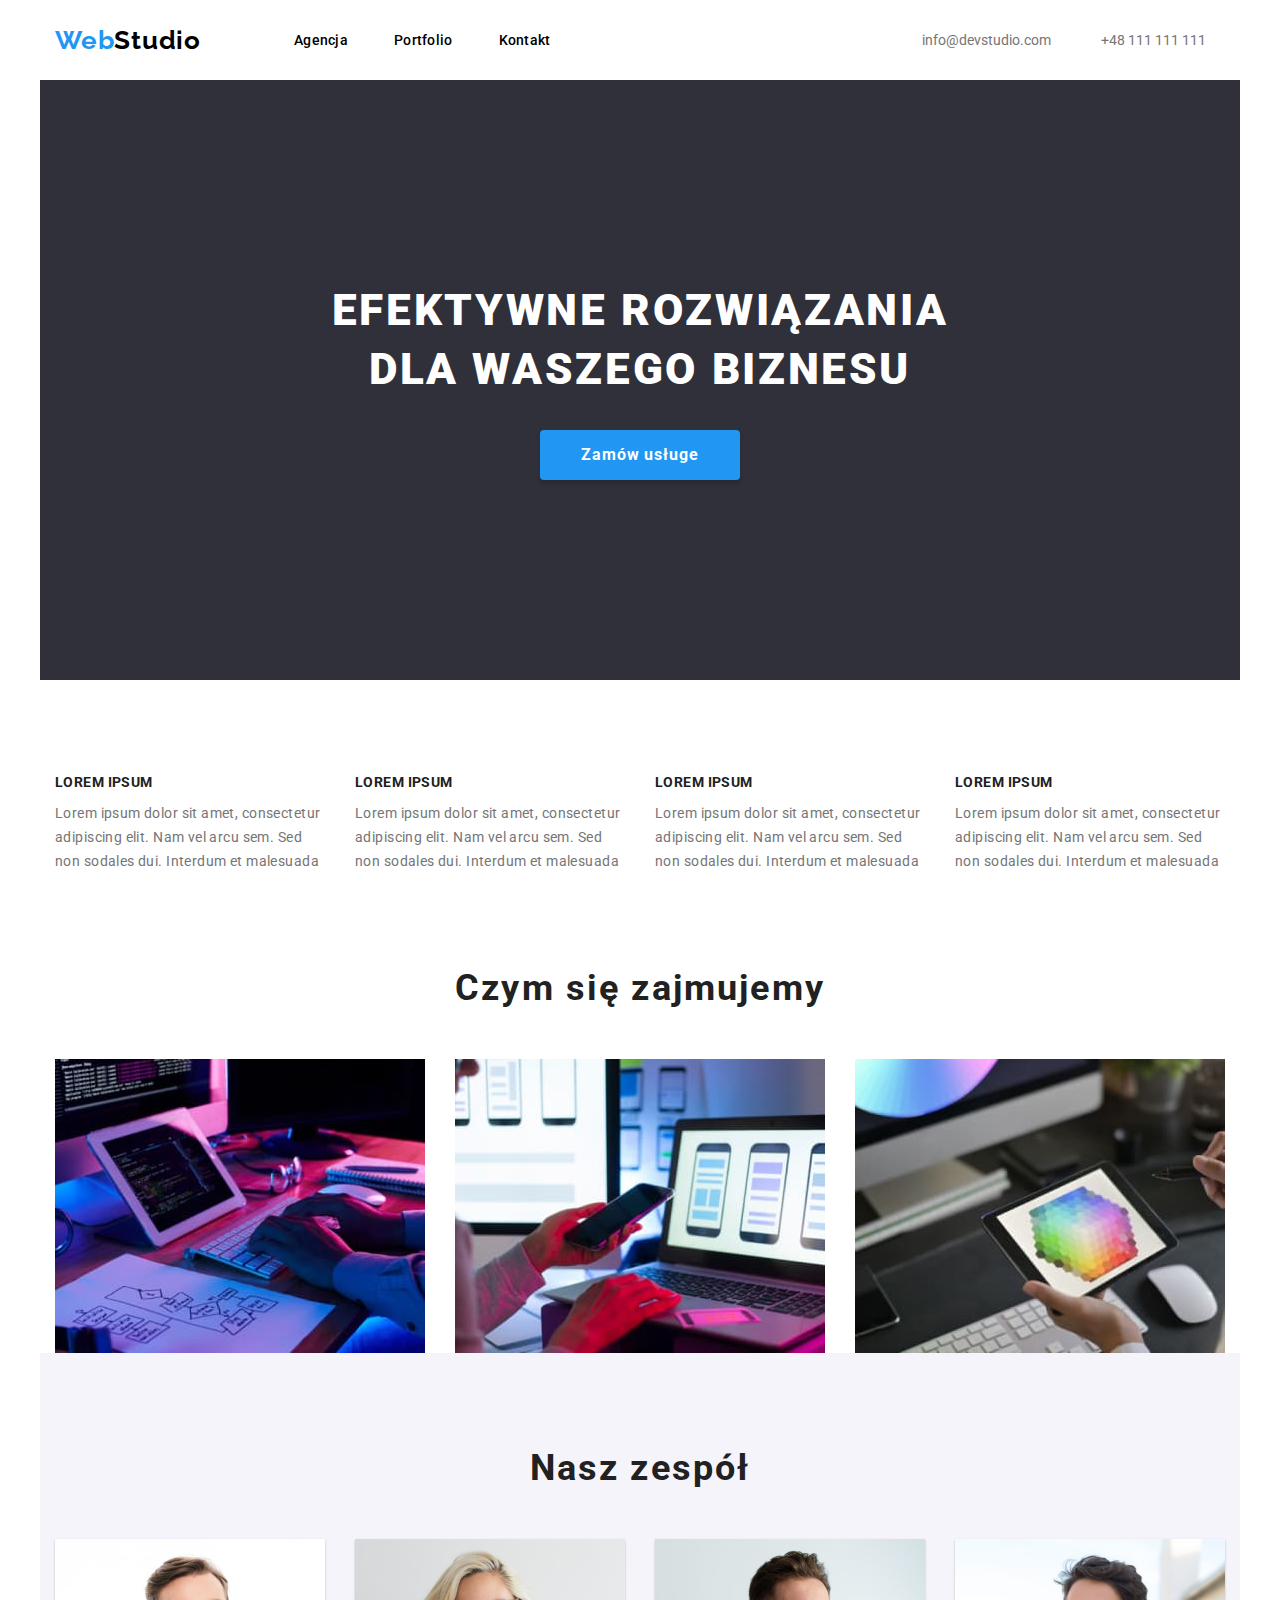
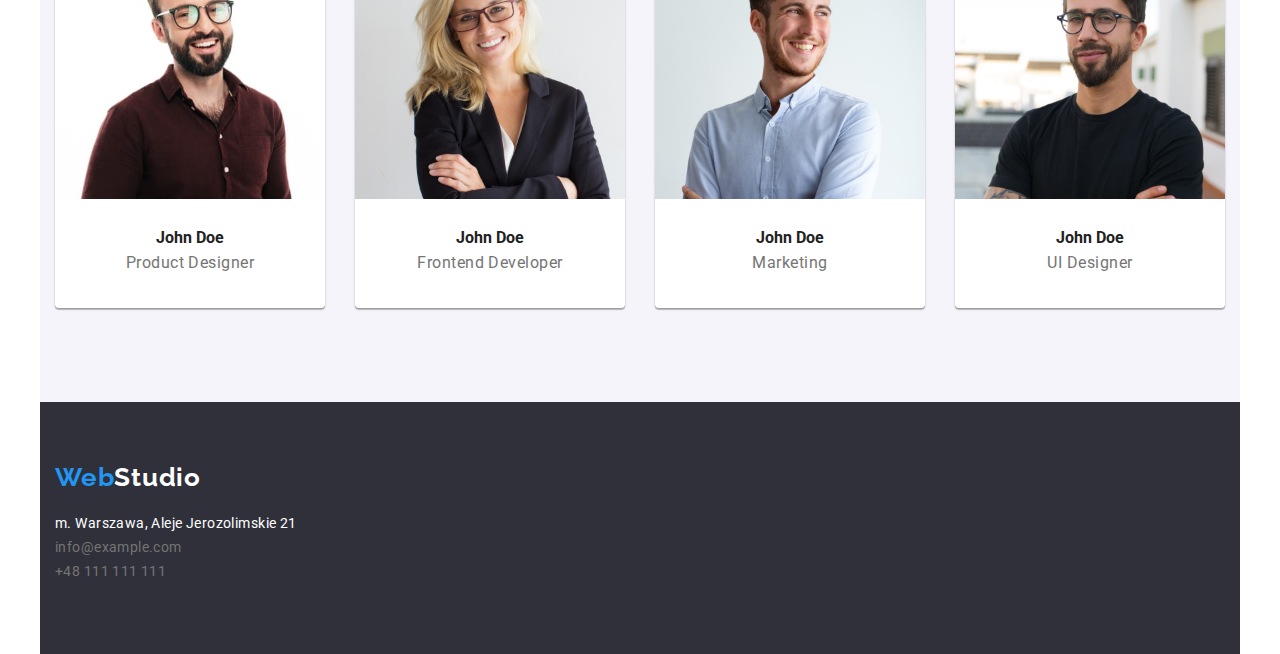
<file: index.html>
<!DOCTYPE html>
<html lang="pl">

<head>
    <meta charset="UTF-8">
    <meta http-equiv="X-UA-Compatible" content="IE=edge">
    <meta name="viewport" content="width=device=width, inicial-scale=1.0">
    <link rel="stylesheet" href="https://cdnjs.cloudflare.com/ajax/libs/modern-normalize/1.0.0/modern-normalize.min.css" />
    <link rel="stylesheet" href="css/styles.css">
    <link rel="preconnect" href="https://fonts.googleapis.com">
    <link rel="preconnect" href="https://fonts.gstatic.com" crossorigin>
    <link href="https://fonts.googleapis.com/css2?family=Raleway:wght@700&family=Roboto:wght@400;500;700;900&display=swap"
        rel="stylesheet">
    <title>Studio</title>
</head>

<body>
    <header>
        <div class="container">
            <a class="logo" href="index.html"><span class="logo-accent">Web</span>Studio</a>
            <nav class="navigation">
                <ul class="list">
                    <li class="list-nav-item"><a class="link box" href="index.html">Agencja</a></li>
                    <li class="list-nav-item"><a class="link box" href="portfolio.html">Portfolio</a></li>
                    <li class="list-nav-item"><a class="link box" href="/contact">Kontakt</a></li>
                </ul>
            </nav>
                <a class="link-contact" href="mailto:info@devstudio.com"> info@devstudio.com</a>
                <a class="link-contact" href="tel:+48111111111">+48 111 111 111</a> 
        </div>
    </header>
    <main>
        <section class="title-section container">
            <h1 class="title">EFEKTYWNE ROZWIĄZANIA DLA WASZEGO BIZNESU</h1>
            <button class="title-button" type="button">Zamów usługe</button>
        </section>
        <section class="atuty"> 
            <div class="container">
            <!--Nasze atuty-->
        <ul class="list">
            <li class="list-item-atuty">
                <h6>LOREM IPSUM</h6>
                <p class="text">Lorem ipsum dolor sit amet, consectetur adipiscing elit. Nam vel arcu sem. Sed non sodales dui. Interdum et malesuada</p>
            </li>
            <li class="list-item-atuty">
                <h6>LOREM IPSUM</h6>
                <p class="text">Lorem ipsum dolor sit amet, consectetur adipiscing elit. Nam vel arcu sem. Sed non sodales dui. Interdum et malesuada</p>
            </li>
            <li class="list-item-atuty">
                <h6>LOREM IPSUM</h6>
                <p class="text">Lorem ipsum dolor sit amet, consectetur adipiscing elit. Nam vel arcu sem. Sed non sodales dui. Interdum et malesuada</p>
            </li>
            <li class="list-item-atuty">
                <h6>LOREM IPSUM</h6>
                <p class="text">Lorem ipsum dolor sit amet, consectetur adipiscing elit. Nam vel arcu sem. Sed non sodales dui. Interdum et malesuada</p>
            </li>
        </ul>
        </div>
        </section>
        <section class="container">
            <h2>Czym się zajmujemy</h2>
            <ul class="list">
                <li>
                <img src="images/close-up-image-programer-working-his-desk-office.jpg"
                alt="programer working his desk office"
                width="370"
                height="294">
                </li>
                <li>
                <img src="images/web-ui-designers-are-developing-application-smartphones-team-creators-is-working-interface-mobile-phones.jpg" 
                alt="smartphones team creators is working interface mobile phones"
                width="370"
                height="294">
                </li>
                <li>
                <img src="images/creative-artist-web-design-with-working-colour-selection-graphic-tablet.jpg"
                alt="creative artist web design with working colour selection graphic tablet" 
                width="370"
                height="294">
                </li>
            </ul>
        </section>
        <section class="team">
            <div class="container">
            <h2>Nasz zespół</h2>
                <ul class="list">
                    <li class="list-item-team">
                        <figure class="team-card">
                        <img src="images/4853.jpg" alt="Product Designer"
                        width="270"
                        height="260">
                        <figcaption>
                            <h4>John Doe</h4>
                            <p class="accent-card">Product Designer</p>
                        </figcaption>
                        </figure> 
                    </li>
                    <li class="list-item-team">
                        <figure class="team-card">
                        <img src="images/5844.jpg"
                        alt="Frontend Developer" 
                        width="270"
                        height="260">
                        <figcaption>
                            <h4>John Doe</h4>
                            <p class="accent-card">Frontend Developer</p>
                        </figcaption>
                        </figure>
                    </li>
                    <li class="list-item-team">
                        <figure class="team-card">
                        <img src="images/16166.jpg"
                        alt="Marketing" 
                        width="270"
                        height="260">
                        <figcaption>
                            <h4>John Doe</h4>
                            <p class="accent-card">Marketing</p>
                        </figcaption>
                        </figure>
                    </li>
                    <li class="list-item-team">        
                        <figure class="team-card">
                        <img src="images/2968.jpg" 
                        alt="UI Designer" 
                        width="270"
                        height="260">
                        <figcaption>
                            <h4>John Doe</h4>
                            <p class="accent-card">UI Designer</p>
                        </figcaption>
                        </figure>
                    </li>
                </ul>
                </div>
        </section>
    </main>
    <footer class="footer">
        <div class="container">
        <a class="logo" href="/"><span class="logo-accent">Web</span><span class="logo-accent-footer">Studio</span></a>
            <div class="footer-adress">
                <address class="address">m. Warszawa, Aleje Jerozolimskie 21</address>
                <address class="address">
                    <a class="link-contact" href="mailto:info@example.com"> info@example.com</a></address>
                <address class="address">
                    <a class="link-contact" href="tel:+48111111111">+48 111 111 111</a></address>
        </div>
            </div>
        </footer>
</body>

</html>
</file>
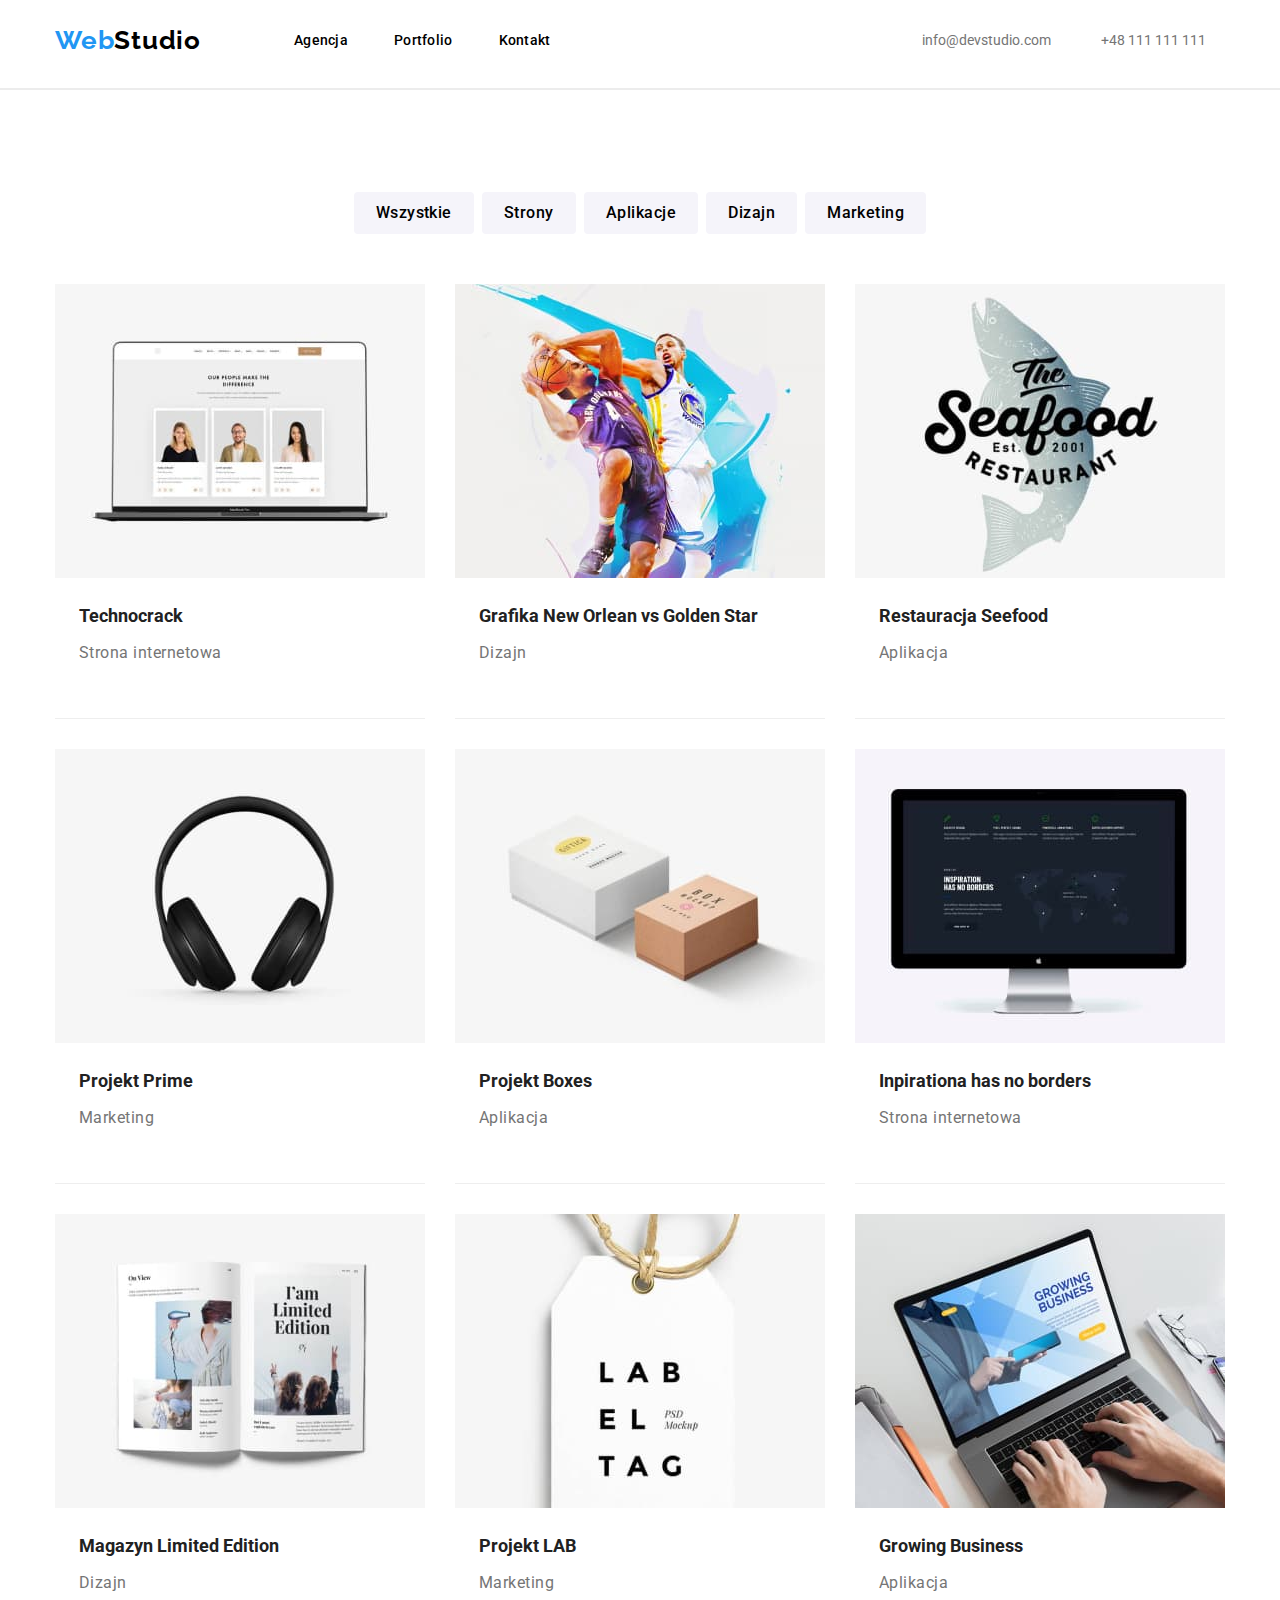
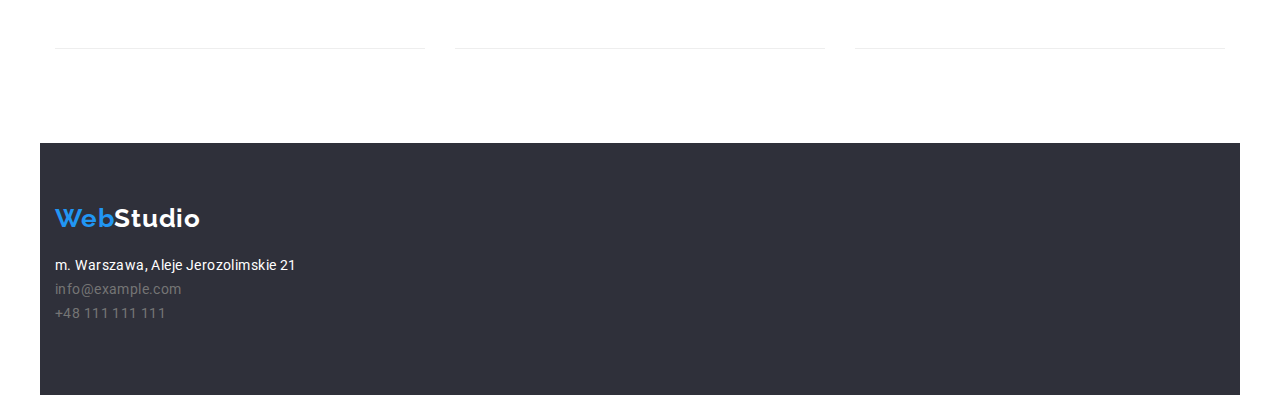
<file: portfolio.html>
<!DOCTYPE html>
<html lang="pl">
<head>
    <meta charset="UTF-8">
    <meta http-equiv="X-UA-Compatible" content="IE=edge">
    <meta name="viewport" content="width=device-width, initial-scale=1.0">
    <link rel="stylesheet" href="https://cdnjs.cloudflare.com/ajax/libs/modern-normalize/1.0.0/modern-normalize.min.css" />
    <link rel="stylesheet" href="css/styles.css">
    <link rel="preconnect" href="https://fonts.googleapis.com">
    <link rel="preconnect" href="https://fonts.gstatic.com" crossorigin>
    <link href="https://fonts.googleapis.com/css2?family=Raleway:wght@700&family=Roboto:wght@400;500;700;900&display=swap"
        rel="stylesheet">
    <title>Portfolio</title>
</head>
<body>
    <header>
        <div class="container">
            <a class="logo" href="index.html"><span class="logo-accent">Web</span>Studio</a>
            <nav class="navigation">
                <ul class="list">
                    <li class="list-nav-item"><a class="link" href="index.html">Agencja</a></li>
                    <li class="list-nav-item"><a class="link" href="portfolio.html">Portfolio</a></li>
                    <li class="list-nav-item"><a class="link" href="/contact">Kontakt</a></li>
                </ul>
            </nav>
                <a class="link-contact" href="mailto:info@devstudio.com"> info@devstudio.com</a>
                <a class="link-contact" href="tel:+48111111111">+48 111 111 111</a>
                
        </div>
        <hr class="line"></hr>
    </header>
    <main>
        <section class="portfolio-list-button">
            <div class="container">
                <ul class="list portfolio-list-button">
                    <li class="porfolio-list-item"><button class="button-portfolio" type="button">Wszystkie</button></li>
                    <li class="porfolio-list-item"><button class="button-portfolio" type="button">Strony</button></li>
                    <li class="porfolio-list-item"><button class="button-portfolio" type="button">Aplikacje</button></li>
                    <li class="porfolio-list-item"><button class="button-portfolio" type="button">Dizajn</button></li>
                    <li class="porfolio-list-item"><button class="button-portfolio" type="button">Marketing</button></li>
                </ul>
            </div>
        </section>
        <section>
            <div class="container">
            <ul class="list portfolio-list-card">
                <li class="portfolio-card-item">    
                    <figure class="portfolio-card">
                        <img src="images/technocrack.jpg" alt="Technocrack" width="370px" height="294">
                        <figcaption class="figcaption-portfolio">
                            <h3>Technocrack</h3>
                            <p class="accent-card">Strona internetowa</p>
                        </figcaption>
                    </figure>
                </li>
                <li class="portfolio-card-item">
                     <figure class="portfolio-card">
                        <img src="images/new-orlean-vs-golden-star.jpg" alt="New Orlean vs Golden Star" width="370" height="294">
                        <figcaption class="figcaption-portfolio">
                            <h3>Grafika New Orlean vs Golden Star</h3>
                            <p class="accent-card">Dizajn</p>
                        </figcaption>
                    </figure>
                </li>
                <li class="portfolio-card-item">
                     <figure class="portfolio-card">
                        <img src="images/restauracja-seefood.jpg" alt="Restauracja Seefood" width="370" height="294">
                        <figcaption class="figcaption-portfolio">
                            <h3>Restauracja Seefood</h3>
                            <p class="accent-card">Aplikacja</p>
                        </figcaption>
                     </figure>
                </li>
                <li class="portfolio-card-item">
                    <figure class="portfolio-card">
                        <img src="images/projekt-prime.jpg" alt="Projekt Prime" width="370" height="294">
                        <figcaption class="figcaption-portfolio">
                            <h3>Projekt Prime</h3>
                            <p class="accent-card">Marketing</p>
                        </figcaption>
                    </figure>
                </li>
                <li class="portfolio-card-item">
                    <figure class="portfolio-card">
                        <img src="images/projekt-boxes.jpg" alt="Projekt boxes" width="370" height="294">
                        <figcaption class="figcaption-portfolio">
                            <h3>Projekt Boxes</h3>
                            <p class="accent-card">Aplikacja</p>
                        </figcaption>
                    </figure>
                </li>
                <li class="portfolio-card-item">
                    <figure class="portfolio-card">
                        <img src="images/Inspiration-has-no-Borders.jpg" alt="Inspiration has no borders" width="370" height="294">
                        <figcaption class="figcaption-portfolio">
                            <h3>Inpirationa has no borders</h3>
                            <p class="accent-card">Strona internetowa</p>
                        </figcaption>
                    </figure>
                </li>
                <li class="portfolio-card-item">
                    <figure class="portfolio-card">
                        <img src="images/Magazyn-Limited-Edition.jpg" alt="Magazyn Limited Edition" width="370" height="294">
                        <figcaption class="figcaption-portfolio">
                            <h3>Magazyn Limited Edition</h3>
                            <p class="accent-card">Dizajn</p>
                        </figcaption>
                    </figure>
                </li>
                <li class="portfolio-card-item">
                    <figure class="portfolio-card">
                        <img src="images/Projekt-LAB.jpg" alt="Projekt LAB" width="370" height="294">
                        <figcaption class="figcaption-portfolio">
                            <h3>Projekt LAB</h3>
                            <p class="accent-card"></span>Marketing</p>
                        </figcaption>
                    </figure>
                </li>
                <li class="portfolio-card-item">
                    <figure class="portfolio-card">
                        <img src="images/Growing-Business.jpg" alt="Growing Business" width="370" height="294">
                        <figcaption class="figcaption-portfolio">
                            <h3>Growing Business</h3>
                            <p class="accent-card">Aplikacja</p>
                        </figcaption>
                    </figure>
                </li>

            </ul>
            </div>
        </section>
    </main>
    <footer class="footer">
        <div class="container">
        <a class="logo" href="/"><span class="logo-accent">Web</span><span class="logo-accent-footer">Studio</span></a>
        <address class="address">m. Warszawa, Aleje Jerozolimskie 21</address>
        <address class="address">
            <a class="link-contact" href="mailto:info@example.com"> info@example.com</a>
        </address>
        <address class="address">
            <a class="link-contact" href="tel:+48111111111">+48 111 111 111</a>
        </address>
        </div>
    </footer>
</body>
</html>
</file>
<file: css/styles.css>
body {
        font-family: 'Roboto', 'Raleway', sans-serif;
        color:var(--main-color);
    }

    :root {
        --main-color: #212121;
        --logo-color: #2196F3;
        --link-color: #757575;
        --bg-color: #2F303A;
    }
    .container {
        width: 1200px;
        padding: 0 15px;
        align-items: center;
        margin: 0 auto;
    }

    a {
        text-decoration: none;
        color:#000000;
    }

    ul,
    p {
        padding: 0;
        margin: 0;
    }

    .list {
        list-style: none;
        padding: 0;
        margin: 0;
    }

    h1,
    h2,
    h3,
    h4,
    h5,
    h6 {
        margin: 0;
    }

    img {
        display: block;
    }

    header .container {
        display: flex; 

    }

    div .navigation {
        display: flex;
        padding-top: 32px;
        padding-bottom: 32px;
    }
  
    .line {
        align-content: center;
        height: 0px;
        border: 1px solid #ECECEC;
    
    }

        /* WebStudio */
    .logo {
        font-family: 'Raleway';
        font-weight: 700;
        font-size: 26px;
        line-height: 1.17;
        margin-right: 93px;
        /* identical to box height */
        letter-spacing: 0.03em;
        padding: 25px 0;

    }

    .logo:hover {
        text-decoration-color: var(--logo-color) ;
    }

    .logo-accent {
        color: var(--logo-color);
       
    }
        /*ustawienia wspólne dla link*/
    .link {
        font-weight: 500;
        font-size: 14px;
        line-height: 1.17;
        letter-spacing: 0.02em;
    }    

    .link:hover, 
    .link:focus,
    .link:active {
        color: var(--logo-color);
    }
    
    .link-contact {
        font-size: 14px;
        color: var(--link-color);
        padding: 32px 0;
    }

    .link-contact:hover,
    .link-contact:focus {
        color: var(--logo-color);
    }
ul.list {
    justify-content: space-between;
    display: flex;
}
li.list-nav-item {
    display: flex;
    margin-right: 371px;
}

.list-nav-item:not(:last-child) {
    margin-right: 46px;  
}
.link-contact:not(:last-child) {
    margin-right: 50px;
}
.title {
    width: 696px;
    font-weight: 900;
    font-size: 44px;
    line-height: 1.36;
    color: #FFFFFF;
    text-align: center;
    letter-spacing: 0.06em;
    margin-bottom: 30px;

}
   
.title-section {
    display: flex;
    height: 600px;
    background-color: var(--bg-color);
    padding: 94px 0;

}

button {
    font-family: inherit;
    cursor: pointer;
    display: flex;  


}

.title-button {
    width: 200px;
    height: 50px;    
    font-weight: 700;
    line-height: 1.87;
    letter-spacing: 0.06em;
    color: #FFFFFF;
    background: var(--logo-color);
    box-shadow: 0px 4px 4px rgba(0, 0, 0, 0.15);
    border-radius: 4px;
    border: none;
    align-items: center;
    justify-content: center;
}
main .title-section {
    flex-direction: column;
    align-items: center;
    justify-content: center;
}


/* portfolio buttons*/

div .portfolio-list-button {
    justify-content: center;
    padding-top: 94px;
    padding-bottom: 50px;
}

ul .porfolio-list-item:not(:last-child) {
    padding-right: 8px;
}
.button-portfolio {
    padding: 6px 22px;
    background: #F5F4FA;
    border-radius: 4px;
    font-weight: 500;
    line-height: 1.875;
    letter-spacing: 0.03em;
    border:none;
   
}

.button-portfolio:hover,
.button-portfolio:focus {
    background-color: var(--logo-color);
    color: #FFFFFF;
    box-shadow: 0px 3px 1px rgba(0, 0, 0, 0.1), 0px 1px 2px rgba(0, 0, 0, 0.08), 0px 2px 2px rgba(0, 0, 0, 0.12);
    border-radius: 4px;
}

/*portfolio cards*/
div .portfolio-list-card {
    display: flex;
    flex-wrap: wrap; 
    padding-bottom: 94px;
}

ul .portfolio-card-item:nth-child(-n + 5) {
    margin-bottom: 30px;
}
li .portfoli-card-item {
    margin-left: 10px;
    margin-top: 10px;
    flex-basis: calc(100%/3-10px);
}

ul .portfolio-list-card {
    display: flex;
    flex-wrap: wrap;
    margin-left: -10px;
    margin-top: -10px;
}

.portfolio-card {
    margin: 0;
    /*width: 370px;
    height: 404px;*/
    line-height: 2;
    background: #FFFFFF;
    border-bottom: 1px solid #EEEEEE;
    
}

.figcaption-portfolio .accent-card {
    text-align: left;
    padding-top: 4px;
}

.figcaption-portfolio {
    padding: 20px 24px;
}
/*nasze atuty*/

.atuty {
    font-size: 14px;
    line-height: 1.71;
    letter-spacing: 0.03em;
    padding: 94px 0;
    justify-content: space-between;
    
}
/*nagłówek tekstu*/
h6 {
    font-size: 14px;
    line-height: 1.17;
    margin-bottom: 10px;
    text-transform: uppercase;
}


.text {
    /*width: 270px; 
    height: 75px;*/
    font-size: 14px;  
    line-height: 24px;
    color: var(--link-color);
    text-align: left;
    vertical-align: top;
    
}
ul .list-item-atuty {
    justify-content:space-between;
    /*padding-right: 30px;*/
}
ul .list-item-atuty:not(:last-child) {
    margin-right: 30px;
}

h2 {
    font-size: 36px;
    

}
    /*nagłówek Czym się zajmujemy*/
h2 {
    font-size: 36px;
    line-height: 1.17;
    letter-spacing: 0.06em;
    text-align: center;
    padding-bottom: 50px;
}

    /*nasz zespół*/

.team .container {
    padding-top: 94px;
    padding-bottom: 94px;
    line-height: 1.17;
    background-color: #f5f4fa;
    justify-content: space-between;
}
.team-card {
    margin: 0;
    padding: 0;
    line-height: 1.17;
    background: #FFFFFF;
    /* material shadow v1 */
    box-shadow: 0px 1px 3px rgba(0, 0, 0, 0.12), 0px 1px 1px rgba(0, 0, 0, 0.14), 0px 2px 1px rgba(0, 0, 0, 0.2);
    border-radius: 0px 0px 4px 4px; 
}
figcaption .accent-card {
    padding-bottom: 30px;
    text-align: center;
}

h4 {
    font-size: 16px;
    text-align: center;
    padding: 30px 99px 0;
}
h3 {
    font-size: 18px;
}

.accent-card {
    line-height: 1.875;
    letter-spacing: 0.03em;
    color: var(--link-color);
    
}


    /* Footer bg */
.footer .container {
    height: 252px;
    font-weight: 400;
    font-size: 14px;
    line-height: 1.71;
    color: #FFFFFF;
    background: var(--bg-color);
    letter-spacing: 0.03em;
}

footer .container .logo {
    display: flex;
    padding-top: 60px;
    padding-bottom: 20px;

}
.address {
    font-style: normal;
}
 
a.address {
    color: var(--link-color);
}
.footer-adress {
    margin-bottom: 60px;
}

.logo-accent-footer {
        color:#FFFFFF;
}
</file>
